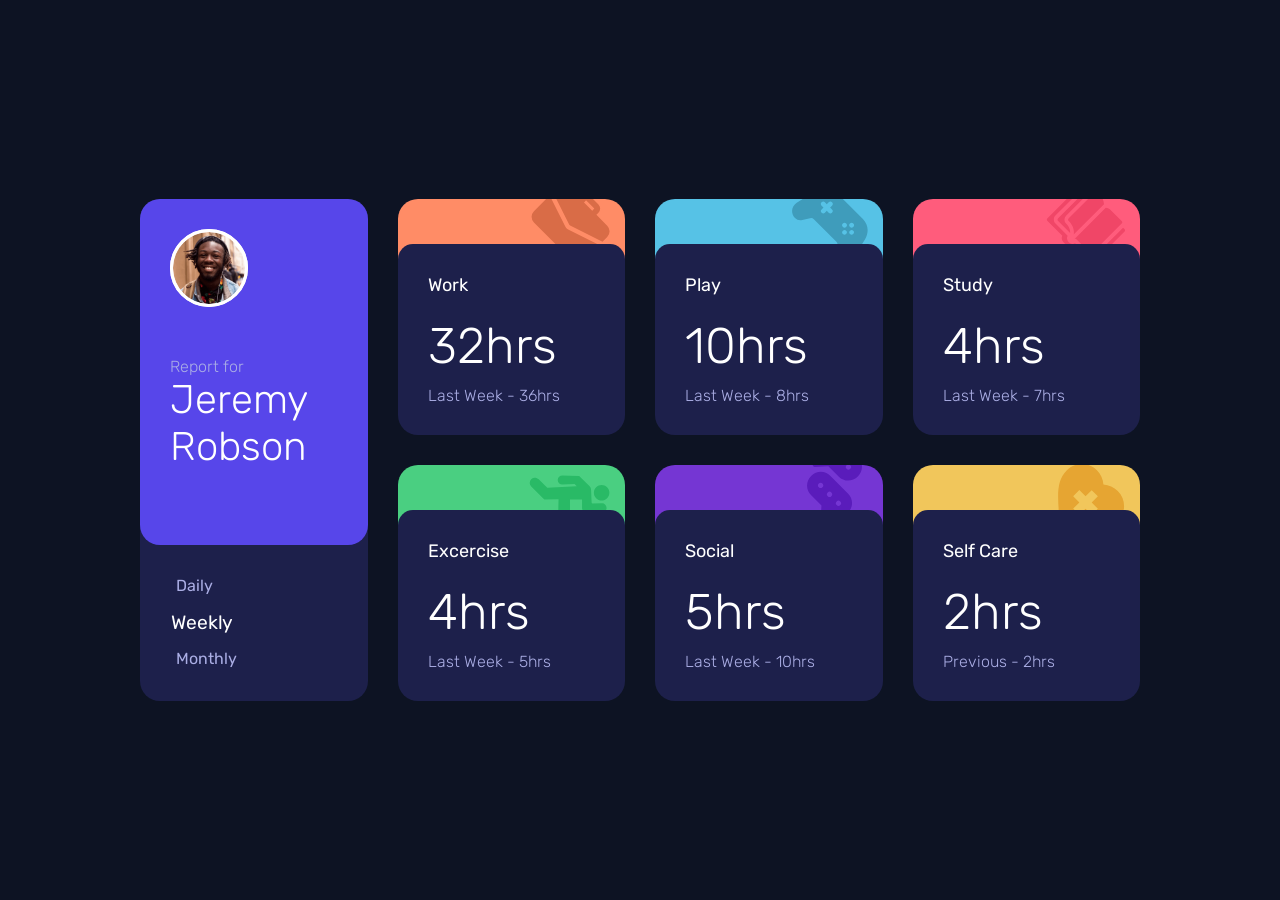
<file: index.html>
<!DOCTYPE html>
<html lang="en">
<head>
  <meta charset="UTF-8">
  <meta name="viewport" content="width=device-width, initial-scale=1.0">

  <link rel="stylesheet" type="text/css" href="style.css">

  <link rel="icon" type="image/png" sizes="32x32" href="./images/favicon-32x32.png">
  
  <link rel="preconnect" href="https://fonts.googleapis.com">
  <link rel="preconnect" href="https://fonts.gstatic.com" crossorigin>
  <link href="https://fonts.googleapis.com/css2?family=Rubik:wght@300;400;500&display=swap" rel="stylesheet"> 

  <title>Frontend Mentor | Time tracking dashboard</title>

</head>
<body>

    <div class="time-tracking-dashboard">

      <div class="profile-wrap">
        <div class="profile-details">
          <span class="profile-picture">
            <img src="/images/image-jeremy.png" alt="Jeremy Robson">
          </span>
          <span class="profile-name">Report for<span>Jeremy Robson</span></span>
        </div>

        <div class="profile-options">
          <button class="profile-selection" id="daily">Daily</button>
          <button class="profile-selection active" id="weekly">Weekly</button>
          <button class="profile-selection" id="monthly">Monthly</button>
        </div>
      </div>

      <div class="time-card work">
        <div class="time-card-top">
          <img class="time-card-logo" src="/images/icon-work.svg" alt="Work">
        </div>

        <div class="time-card-details">
          <h2 class="time-card-activity">Work</h2>
          <span class="time-card-daily time-card-times">
            <span>5hrs</span>
            <span>Yesterday - 7hrs</span>
          </span>
          <span class="time-card-weekly time-card-times time-card-show">
            <span>32hrs</span>
            <span>Last Week - 36hrs</span>
          </span>
          <span class="time-card-monthly time-card-times">
            <span>103hrs</span>
            <span>Last Month - 128hrs</span>
          </span>
        </div>
      </div>

      <div class="time-card play">
        <div class="time-card-top">
          <img class="time-card-logo" src="/images/icon-play.svg" alt="Play">
        </div>

        <div class="time-card-details">
          <h2 class="time-card-activity">Play</h2>
          <span class="time-card-daily time-card-times">
            <span>1hrs</span>
            <span>Yesterday - 2hrs</span>
          </span>
          <span class="time-card-weekly time-card-times time-card-show">
            <span>10hrs</span>
            <span>Last Week - 8hrs</span>
          </span>
          <span class="time-card-monthly time-card-times">
            <span>23hrs</span>
            <span>Last Month - 128hrs</span>
          </span>
        </div>
      </div>

      <div class="time-card study">
        <div class="time-card-top">
          <img class="time-card-logo" src="/images/icon-study.svg" alt="Study">
        </div>

        <div class="time-card-details">
          <h2 class="time-card-activity">Study</h2>
          <span class="time-card-daily time-card-times">
            <span>0hrs</span>
            <span>Yesterday - 1hrs</span>
          </span>
          <span class="time-card-weekly time-card-times time-card-show">
            <span>4hrs</span>
            <span>Last Week - 7hrs</span>
          </span>
          <span class="time-card-monthly time-card-times">
            <span>13hrs</span>
            <span>Last Month - 19hrs</span>
          </span>
        </div>
      </div>

      <div class="time-card excercise">
        <div class="time-card-top">
          <img class="time-card-logo" src="/images/icon-exercise.svg" alt="Exercise">
        </div>

        <div class="time-card-details">
          <h2 class="time-card-activity">Excercise</h2>
          <span class="time-card-daily time-card-times">
            <span>1hrs</span>
            <span>Yesterday - 1hrs</span>
          </span>
          <span class="time-card-weekly time-card-times time-card-show">
            <span>4hrs</span>
            <span>Last Week - 5hrs</span>
          </span>
          <span class="time-card-monthly time-card-times">
            <span>11hrs</span>
            <span>Last Month - 18hrs</span>
          </span>
        </div>
      </div>

      <div class="time-card social">
        <div class="time-card-top">
          <img class="time-card-logo" src="/images/icon-social.svg" alt="Social">
        </div>

        <div class="time-card-details">
          <h2 class="time-card-activity">Social</h2>
          <span class="time-card-daily time-card-times">
            <span>1hrs</span>
            <span>Yesterday - 3hrs</span>
          </span>
          <span class="time-card-weekly time-card-times time-card-show">
            <span>5hrs</span>
            <span>Last Week - 10hrs</span>
          </span>
          <span class="time-card-monthly time-card-times">
            <span>21hrs</span>
            <span>Last Month - 23hrs</span>
          </span>
        </div>
      </div>

      <div class="time-card self-care">
        <div class="time-card-top">
          <img class="time-card-logo" src="/images/icon-self-care.svg" alt="Self Care">
        </div>

        <div class="time-card-details">
          <h2 class="time-card-activity">Self Care</h2>
          <span class="time-card-daily time-card-times">
            <span>0hrs</span>
            <span>Yesterday - 1hrs</span>
          </span>
          <span class="time-card-weekly time-card-times time-card-show">
            <span>2hrs</span>
            <span>Previous - 2hrs</span>
          </span>
          <span class="time-card-monthly time-card-times">
            <span>7hrs</span>
            <span>Previous - 11hrs</span>
          </span>
        </div>
      </div>

    </div>

  <script src="script.js"></script>

</body>

</html>
</file>
<file: style.css>
:root {
  --blue: #5746ea;
  --very-dark-blue: #0d1323;
  --dark-blue: #1d204b;
  --desaturated-blue: #abaee5;
  --pale-blue: #676bab;
  --white: #fff;

  /* - Light red (work): hsl(15, 100%, 70%)
  - Soft blue (play): hsl(195, 74%, 62%)
  - Light red (study): hsl(348, 100%, 68%)
  - Lime green (exercise): hsl(145, 58%, 55%)
  - Violet (social): hsl(264, 64%, 52%)
  - Soft orange (self care): hsl(43, 84%, 65%) */
}

* {
  margin: 0;
  box-sizing: border-box;
}

body {
  display: flex;
  justify-content: center;
  align-items: center;
  min-height: 100vh;
  background: var(--very-dark-blue);
  font-family: 'Rubik', sans-serif;
  /* padding: 100px 50px; */
}

.time-tracking-dashboard {
  display: grid;
  max-width: 1100px;
  width: 100%;
  grid-template-columns: repeat(4, 1fr);
  grid-gap: 30px;
  padding: 100px 50px;
}

.profile-wrap {
  grid-row-start: 1;
  grid-row-end: 3;
  background: var(--dark-blue);
  border-radius: 20px;
  overflow: hidden;
}

.profile-details {
  padding: 30px 30px 75px 30px;
  background: var(--blue);
  color: var(--white);
  border-radius: 0 0 20px 20px;
}

.profile-picture {
  display: flex;
  justify-content: center;
  align-items: center;
  width: 78px;
  height: 78px;background: var(--white);
  border-radius: 50%;
  box-sizing: border-box;
}

.profile-picture img {
  width: 78px;
  height: 78px;
  border-radius: 50%;
  border: 3px solid #fff;
}

.profile-name {
  font-size: 16px;
  font-weight: 300;
  color:var(--desaturated-blue);
}

.profile-name span {
  display: block;
  font-size: 40px;
  color:var(--white);
}

.profile-options {
  display: flex;
  flex-direction: column;
  justify-content: space-between;
  padding: 30px;
  height: calc(100% - 348px);
}

.profile-selection {
  background: none;
  border: none;
  color: var(--desaturated-blue);
  font-family: 'Rubik', sans-serif;
  font-size: 16px;
  cursor: pointer;
  transition: ease 0.5s transform, ease 0.5s color;
}

.profile-selection:hover {
  color: var(--pale-blue);
}

.profile-selection.active {
  color: var(--white);
  transform: scale(1.2);
}

.time-card {
  display: flex;
  position: relative;
  flex-direction: column;
  justify-content: flex-end;
  overflow: hidden;
  border-radius: 20px;
}

.time-card-top {
  position: relative;
  min-height: 65px;
}

.time-card:nth-child(2) .time-card-top {
  background: hsl(15, 100%, 70%);
}

.time-card:nth-child(3) .time-card-top {
  background: hsl(195, 74%, 62%);
}

.time-card:nth-child(4) .time-card-top {
  background: hsl(348, 100%, 68%);
}

.time-card:nth-child(5) .time-card-top {
  background: hsl(145, 58%, 55%);
}

.time-card:nth-child(6) .time-card-top {
  background: hsl(264, 64%, 52%);
}

.time-card:nth-child(7) .time-card-top {
  background: hsl(43, 84%, 65%);
}

.time-card-logo {
  position: absolute;
  z-index: 2;
  bottom: 0px;
  right: 15px;
}

.time-card-details {
  display: flex;
  flex-direction: column;
  background: var(--dark-blue);
  border-radius: 15px 15px 0 0;
  color: var(--white);
  font-weight: 300;
  padding: 30px;
  z-index: 3;
  margin-top: -20px;
}

.time-card-details h2 {
  font-size: 18px;
  font-weight: 400;
  margin-bottom: 20px;
}

.time-card-times {
  flex-direction: column;
}

.time-card-times span:first-child {
  font-size: 50px;
  margin-bottom: 10px;
}

.time-card-times span:last-child {
  color:var(--desaturated-blue)
}

/* Time Frame Selection
====================== */

@keyframes fadein {
  0% { opacity: 0 }
  100% { opacity: 1 }
}

@keyframes scalein {
  0% { transform: scale(0) }
  100% { transform: scale(1) }
}

.time-card-daily,
.time-card-weekly,
.time-card-monthly {
  display: none;
  
}

.time-card-daily.time-card-show,
.time-card-weekly.time-card-show,
.time-card-monthly.time-card-show {
  display: flex;
  animation: fadein 0.5s, scalein 0.5s;

}

/* .time-card-show {
  display: flex;
  opacity: 1;
} */

@media (min-width: 1024px) {
  .profile-picture {
    margin-bottom: 50px;
  }

  .profile-options {
    align-items: flex-start;
  }
}

@media (max-width: 1023px) {
  .time-tracking-dashboard {
    grid-template-columns: repeat(3, 1fr);
    max-width: 1023px;
    grid-gap: 20px;
  }

  .profile-wrap {
    grid-row-start: 1;
    grid-row-end: 1;
    grid-column-start: 1;
    grid-column-end: 4;
  }

  .profile-details {
    display: flex;
    justify-content: flex-start;
    align-items: center;
    padding: 20px;
    gap: 20px;
  }

  .profile-name span {
    font-size: 28px;
  }

  .profile-options {
    flex-direction: row;
    justify-content: flex-start;
    height: calc(100% - 120px);
    padding: 20px;
    gap: 20px;
  }
}

@media (max-width: 767px) {
  .time-tracking-dashboard {
    grid-template-columns: repeat(2, 1fr);
  }

  .profile-wrap {
    grid-column-end: 3;
  }
}

@media (max-width: 560px) {
  .time-tracking-dashboard {
    grid-template-columns: repeat(1, 1fr);
  }

  .profile-wrap {
    grid-column-end: 1;
  }

  .profile-details {
    gap: clamp(10px,4vw,20px);
  }

  .profile-name {
    font-size: clamp(14px, 3vw, 16px);
  }

  .profile-name span {
    font-size: clamp(24px, 5vw, 28px);
  }
}
</file>
